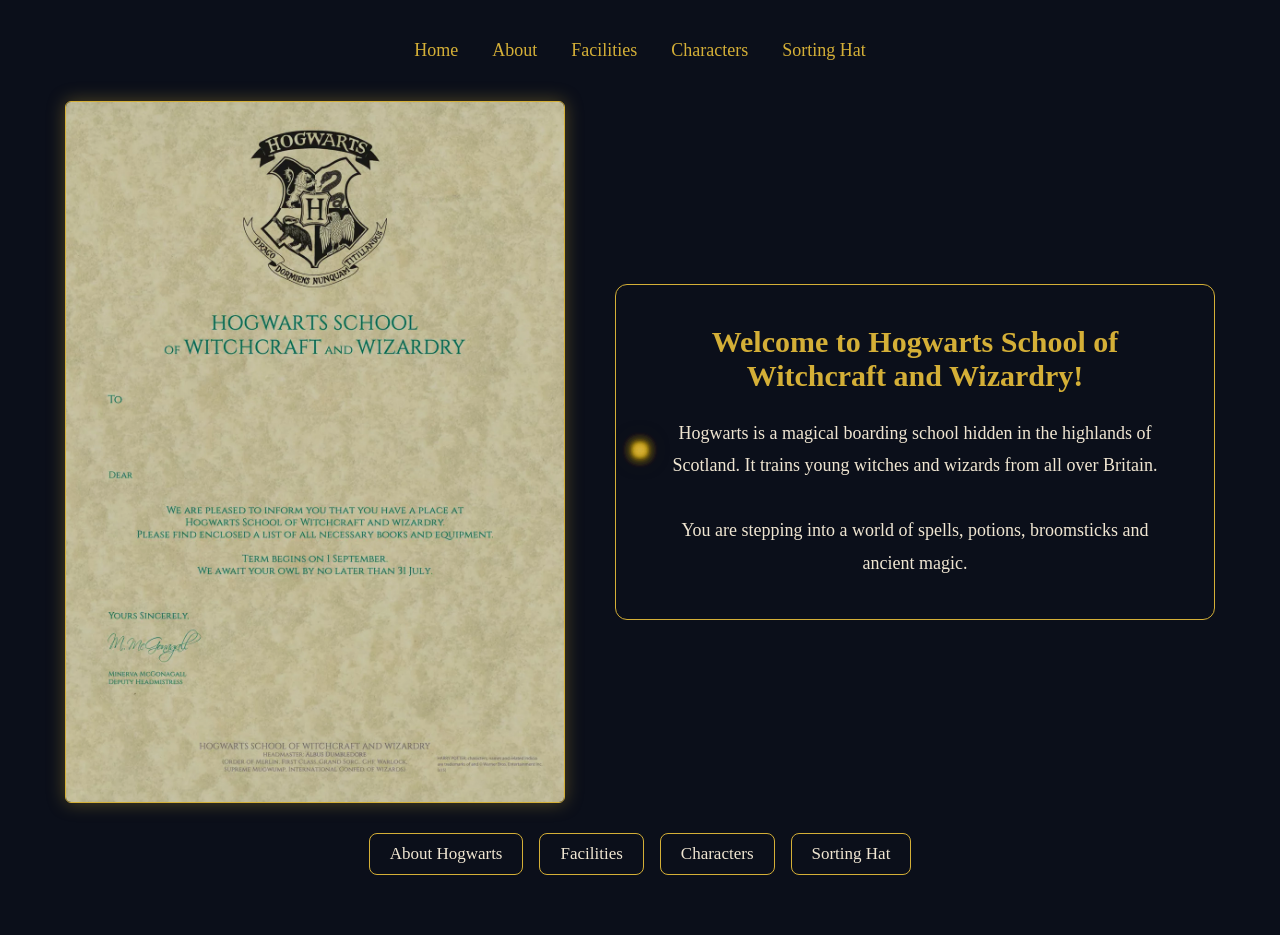
<file: index.html>
<!DOCTYPE html>
<html lang="en">
<head>
    <meta charset="UTF-8">
    <meta name="viewport" content="width=device-width, initial-scale=1.0">
    <title>Hogwarts | Home</title>
    <link rel="icon" type="image/png" href="Image\校徽.png">

    <style>
        *{box-sizing:border-box;margin:0;padding:0;font-family:Georgia,serif}
        body{
            background:#0b0f1a;
            color:#f0e6d2;
            padding:40px;
            overflow-x:hidden;
        }

        nav{margin-bottom:40px;text-align:center}
        nav a{color:#d4af37;text-decoration:none;margin:0 15px;font-size:18px}
        nav a:hover{text-shadow:0 0 8px #d4af37}

        .container{
            display:flex;
            align-items:center;
            justify-content:center;
            gap:50px;
            max-width:1200px;
            margin:0 auto 30px;
        }

        .hero-letter {
            width: 100%;
            max-width: 500px;
            border: 1px solid #d4af37;
            border-radius: 6px;
            box-shadow: 0 0 18px rgba(212, 175, 55, 0.35);
        }

        .content-wrap{
            flex:1;
            max-width:600px;
            text-align:center;
        }

        .card{
            padding:40px;
            border:1px solid #d4af37;
            border-radius:12px;
            transition:0.3s
        }
        .card:hover{box-shadow:0 0 20px #d4af37}
        h1{color:#d4af37;margin-bottom:24px;font-size:30px}
        p{line-height:1.8;font-size:18px}

        .page-links{
            display:flex;
            flex-wrap:wrap;
            gap:16px;
            justify-content:center;
            margin-top:30px;
            padding-bottom:20px;
        }
        .page-links a{
            color:#f0e6d2;
            border:1px solid #d4af37;
            padding:10px 20px;
            border-radius:8px;
            text-decoration:none;
            font-size:17px;
            transition:0.3s;
        }
        .page-links a:hover{
            background:#d4af37;
            color:#0b0f1a;
            box-shadow:0 0 12px #d4af37;
        }

        /* 魔法长光带：由多个光点连接而成 */
        .magic-trail{
            position:fixed;
            top:0;
            left:0;
            width:100%;
            height:100%;
            pointer-events:none;
            z-index:-1;
        }

        .magic-trail span{
            position:absolute;
            width:7px;
            height:7px;
            border-radius:50%;
            background:#d4af37;
            box-shadow:
                0 0 8px #d4af37,
                0 0 16px rgba(212,175,55,0.8),
                0 0 26px rgba(212,175,55,0.5);
            opacity:0;
            transform:translate(-50%,-50%);
            transition:opacity 0.25s ease;
        }

        @media(max-width:900px){
            .container{
                flex-direction:column;
                gap:30px;
            }
            body{
                padding:20px;
            }
        }
    </style>
</head>
<body>


    <!-- 鼠标长光带容器 -->
    <div class="magic-trail" id="magicTrail"></div>

    <!-- 顶部导航栏 -->
    <nav>
        <a href="index.html">Home</a>
        <a href="about.html">About</a>
        <a href="project.html">Facilities</a>
        <a href="quote.html">Characters</a>
        <a href="machine.html">Sorting Hat</a>
    </nav>

    <div class="container">
        <!-- 左侧：录取通知书图片 -->
        <img src="Image\入学通知书.png" alt="Hogwarts Acceptance Letter" class="hero-letter">

        <!-- 右侧：欢迎卡片 -->
        <div class="content-wrap">
            <div class="card">
                <h1>Welcome to Hogwarts School of Witchcraft and Wizardry!</h1>
                <p>Hogwarts is a magical boarding school hidden in the highlands of Scotland. It trains young witches and wizards from all over Britain.
                <br><br>
                You are stepping into a world of spells, potions, broomsticks and ancient magic.
                </p>
            </div>
        </div>
    </div>

    <!-- 四个超链接：位于图片和欢迎框下方中间 -->
    <div class="page-links">
        <a href="about.html">About Hogwarts</a>
        <a href="project.html">Facilities</a>
        <a href="quote.html">Characters</a>
        <a href="machine.html">Sorting Hat</a>
    </div>

<script>
const trail = document.getElementById('magicTrail');
const dots = [];
const trailLength = 30; // 光带长度，数值越大越长

// 预先生成一串光点
for(let i = 0; i < trailLength; i++){
    const span = document.createElement('span');
    trail.appendChild(span);
    dots.push({
        el: span,
        x: window.innerWidth / 2,
        y: window.innerHeight / 2
    });
}

let mouseX = window.innerWidth / 2;
let mouseY = window.innerHeight / 2;

// 记录鼠标位置
window.addEventListener('mousemove', (e) => {
    mouseX = e.clientX;
    mouseY = e.clientY;
});

// 让光点依次跟随，形成长光带
function animateTrail(){
    dots.forEach((dot, index) => {
        let targetX, targetY;

        if(index === 0){
            targetX = mouseX;
            targetY = mouseY;
        }else{
            targetX = dots[index - 1].x;
            targetY = dots[index - 1].y;
        }

        // 缓动跟随，数字越小越顺滑
        dot.x += (targetX - dot.x) * 0.35;
        dot.y += (targetY - dot.y) * 0.35;

        dot.el.style.left = dot.x + 'px';
        dot.el.style.top = dot.y + 'px';

        // 越往后的光点越淡，形成拖尾
        const opacity = 1 - index / trailLength;
        dot.el.style.opacity = opacity;

        // 后面的光点稍微变小
        const scale = 1 - index / trailLength * 0.5;
        dot.el.style.transform = `translate(-50%,-50%) scale(${scale})`;
    });

    requestAnimationFrame(animateTrail);
}

animateTrail();
</script>

</body>
</html>
</file>
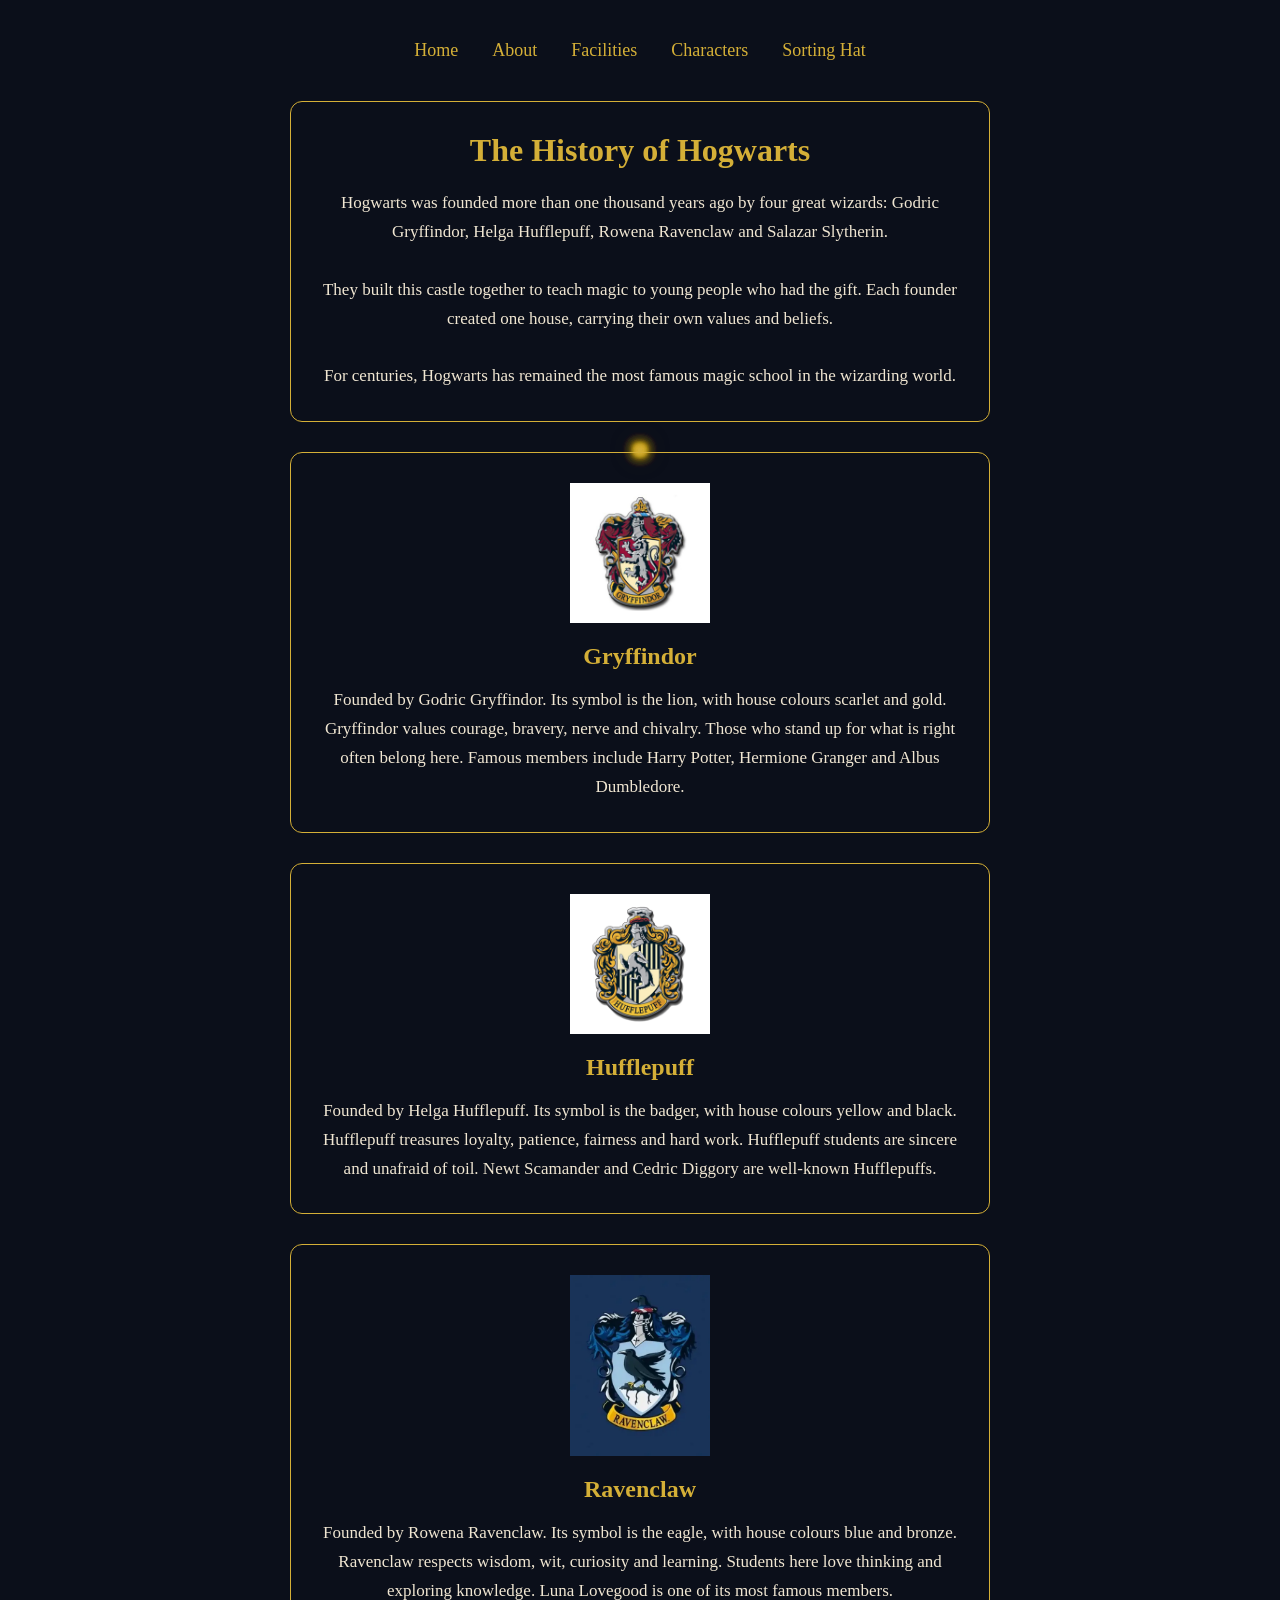
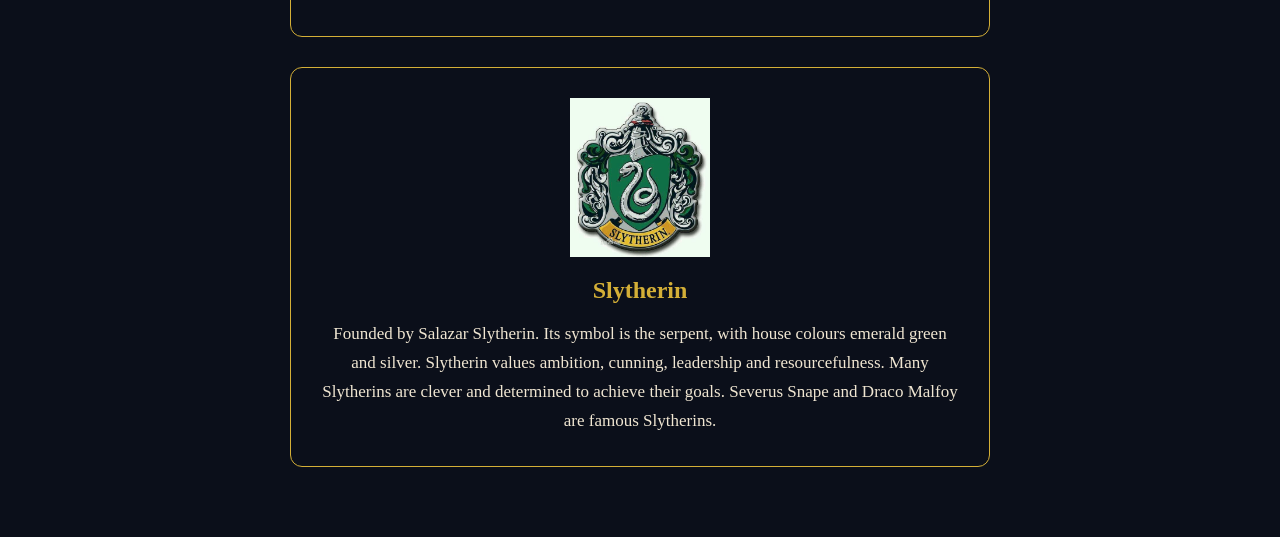
<file: about.html>
<!DOCTYPE html>
<html lang="en">
<head>
    <meta charset="UTF-8">
    <meta name="viewport" content="width=device-width, initial-scale=1.0">
    <title>About Hogwarts</title>
    <style>
        .magic-trail{
    position:fixed;
    top:0;
    left:0;
    width:100%;
    height:100%;
    pointer-events:none;
    z-index:-1;
}
.magic-trail span{
    position:absolute;
    width:7px;
    height:7px;
    border-radius:50%;
    background:#d4af37;
    box-shadow:
        0 0 8px #d4af37,
        0 0 16px rgba(212,175,55,0.8),
        0 0 26px rgba(212,175,55,0.5);
    opacity:0;
    transform:translate(-50%,-50%);
    transition:opacity 0.25s ease;
}

        *{box-sizing:border-box;margin:0;padding:0;font-family:Georgia,serif}
        body{background:#0b0f1a;color:#f0e6d2;text-align:center;padding:40px}
        nav{margin-bottom:40px}
        nav a{color:#d4af37;text-decoration:none;margin:0 15px;font-size:18px}
        nav a:hover{text-shadow:0 0 8px #d4af37}
        .card{max-width:700px;margin:30px auto;padding:30px;border:1px solid #d4af37;border-radius:12px;transition:0.3s}
        .card:hover{box-shadow:0 0 20px #d4af37}
        h1{color:#d4af37;margin-bottom:20px}
        h2{color:#d4af37;margin-bottom:16px;font-size:24px}
        p{line-height:1.7;font-size:17px}
        .house-img{width:140px;margin-bottom:16px}
    </style>
</head>
<body>
    <div class="magic-trail" id="magicTrail"></div>

    <nav>
        <a href="index.html">Home</a>
        <a href="about.html">About</a>
        <a href="project.html">Facilities</a>
        <a href="quote.html">Characters</a>
        <a href="machine.html">Sorting Hat</a>
    </nav>

    <div class="card">
        <h1>The History of Hogwarts</h1>
        <p>Hogwarts was founded more than one thousand years ago by four great wizards: Godric Gryffindor, Helga Hufflepuff, Rowena Ravenclaw and Salazar Slytherin.
        <br><br>
        They built this castle together to teach magic to young people who had the gift. Each founder created one house, carrying their own values and beliefs.
        <br><br>
        For centuries, Hogwarts has remained the most famous magic school in the wizarding world.
        </p>
    </div>

   
    <div class="card">
        <img class="house-img" src="Image\格兰芬多.jpg" alt="Gryffindor Crest">
        <h2>Gryffindor</h2>
        <p>Founded by Godric Gryffindor. Its symbol is the lion, with house colours scarlet and gold. Gryffindor values courage, bravery, nerve and chivalry. Those who stand up for what is right often belong here. Famous members include Harry Potter, Hermione Granger and Albus Dumbledore.</p>
    </div>

    <div class="card">
        <img class="house-img" src="Image\合奇帕奇.jpg" alt="Hufflepuff Crest">
        <h2>Hufflepuff</h2>
        <p>Founded by Helga Hufflepuff. Its symbol is the badger, with house colours yellow and black. Hufflepuff treasures loyalty, patience, fairness and hard work. Hufflepuff students are sincere and unafraid of toil. Newt Scamander and Cedric Diggory are well-known Hufflepuffs.</p>
    </div>

    <div class="card">
        <img class="house-img" src="Image\拉文克劳.webp" alt="Ravenclaw Crest">
        <h2>Ravenclaw</h2>
        <p>Founded by Rowena Ravenclaw. Its symbol is the eagle, with house colours blue and bronze. Ravenclaw respects wisdom, wit, curiosity and learning. Students here love thinking and exploring knowledge. Luna Lovegood is one of its most famous members.</p>
    </div>

    <div class="card">
        <img class="house-img" src="Image\斯莱特林.jpeg" alt="Slytherin Crest">
        <h2>Slytherin</h2>
        <p>Founded by Salazar Slytherin. Its symbol is the serpent, with house colours emerald green and silver. Slytherin values ambition, cunning, leadership and resourcefulness. Many Slytherins are clever and determined to achieve their goals. Severus Snape and Draco Malfoy are famous Slytherins.</p>
    </div>

    <!-- 四大学院介绍结束 -->
     <script src="trail.js"></script>


</body>
</html>
</file>
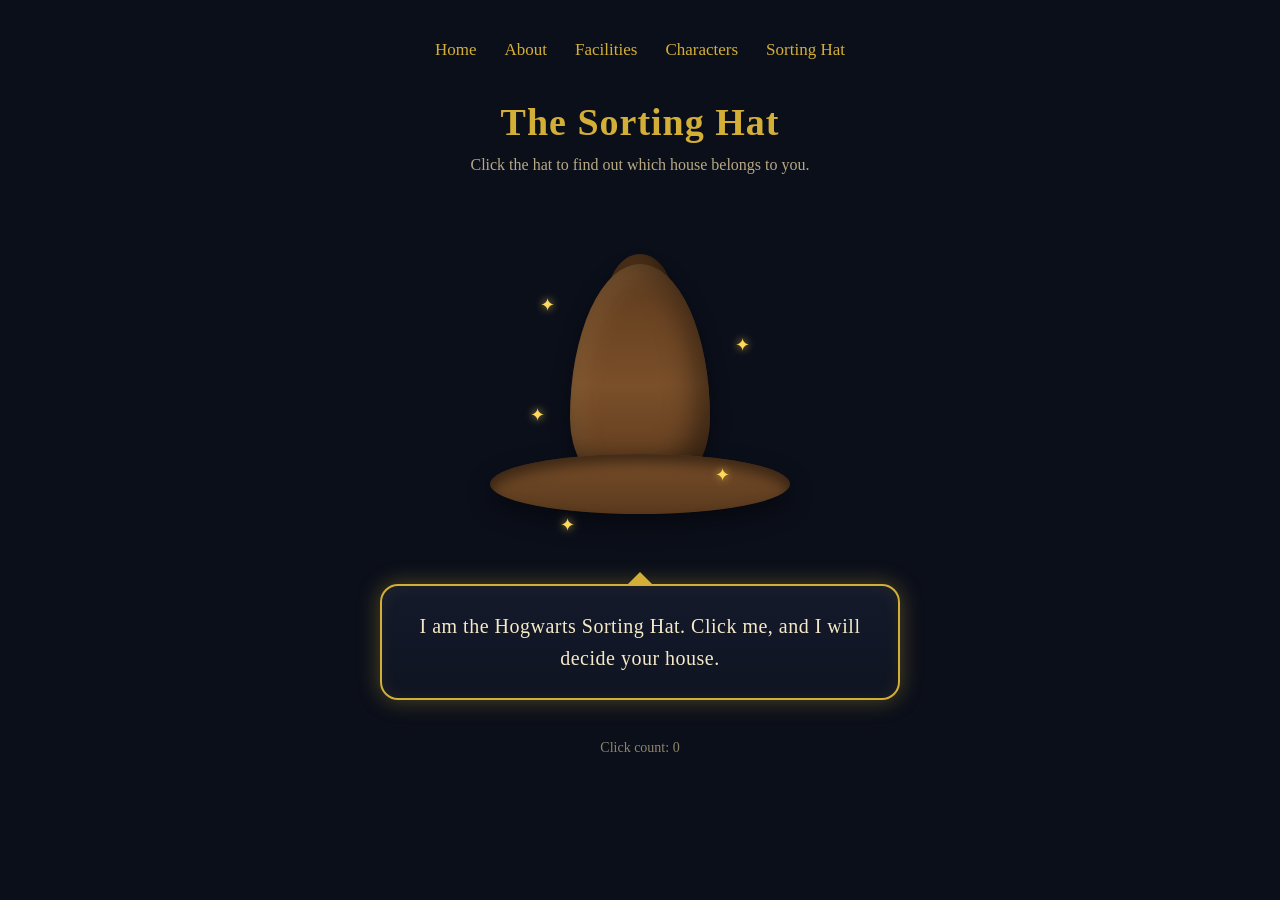
<file: machine.html>
<!DOCTYPE html>
<html lang="en">
<head>
<meta charset="UTF-8" />
<meta name="viewport" content="width=device-width, initial-scale=1.0" />
<title>Sorting Hat | Hogwarts</title>
<style>
    .magic-trail{
    position:fixed;
    top:0;
    left:0;
    width:100%;
    height:100%;
    pointer-events:none;
    z-index:-1;
}
.magic-trail span{
    position:absolute;
    width:7px;
    height:7px;
    border-radius:50%;
    background:#d4af37;
    box-shadow:
        0 0 8px #d4af37,
        0 0 16px rgba(212,175,55,0.8),
        0 0 26px rgba(212,175,55,0.5);
    opacity:0;
    transform:translate(-50%,-50%);
    transition:opacity 0.25s ease;
}

    * {
        box-sizing: border-box;
        margin: 0;
        padding: 0;
        font-family: Georgia, serif;
    }

    body {
        background: #0b0f1a;
        color: #f0e6d2;
        padding: 40px 20px;
        min-height: 100vh;
    }

    nav {
        text-align: center;
        margin-bottom: 40px;
    }

    nav a {
        color: #d4af37;
        text-decoration: none;
        margin: 0 12px;
        font-size: 17px;
    }

    nav a:hover {
        text-shadow: 0 0 8px #d4af37;
    }

    h1 {
        color: #d4af37;
        text-align: center;
        margin-bottom: 12px;
        font-size: 38px;
        letter-spacing: 1px;
    }

    .subtitle {
        text-align: center;
        color: #b8a984;
        margin-bottom: 40px;
        font-size: 16px;
    }

    .hat-section {
        display: flex;
        flex-direction: column;
        align-items: center;
        justify-content: center;
        gap: 30px;
    }

    /* 帽子容器 */
    .hat-container {
        position: relative;
        width: 300px;
        height: 340px;
        cursor: pointer;
        display: flex;
        align-items: flex-end;
        justify-content: center;
        transition: transform 0.2s ease;
    }

    .hat-container:hover {
        transform: scale(1.03);
    }

    /* 常态轻微晃动 */
    @keyframes idleSway {
        0%, 100% { transform: rotate(-2deg); }
        50% { transform: rotate(2deg); }
    }

    /* 点击抖动 */
    @keyframes clickShake {
        0%, 100% { transform: translateX(0) rotate(0); }
        20% { transform: translateX(-8px) rotate(-4deg); }
        40% { transform: translateX(8px) rotate(4deg); }
        60% { transform: translateX(-6px) rotate(-3deg); }
        80% { transform: translateX(6px) rotate(3deg); }
    }

    .hat-idle {
        animation: idleSway 2.6s ease-in-out infinite;
        transform-origin: bottom center;
    }

    .hat-shake {
        animation: clickShake 0.6s ease-in-out;
        transform-origin: bottom center;
    }

    /* 朴素巫师帽：2D插画，无表情 */
    .wizard-hat {
        position: relative;
        width: 240px;
        height: 300px;
    }

    /* 帽身 */
    .hat-cone {
        position: absolute;
        bottom: 70px;
        left: 50%;
        transform: translateX(-50%);
        width: 140px;
        height: 220px;
        background: linear-gradient(180deg,
            #5a3a1e 0%,
            #6b4423 25%,
            #7a4f2a 55%,
            #6b4423 80%,
            #5a3a1e 100%);
        border-radius: 50% 50% 30% 30% / 70% 70% 30% 30%;
        box-shadow:
            inset -12px -14px 30px rgba(0, 0, 0, 0.5),
            inset 10px 8px 24px rgba(255, 210, 150, 0.12),
            0 8px 20px rgba(0, 0, 0, 0.45);
    }

    /* 帽子尖顶 */
    .hat-tip {
        position: absolute;
        top: 0;
        left: 50%;
        transform: translateX(-50%);
        width: 70px;
        height: 90px;
        background: linear-gradient(180deg, #4a2f18 0%, #5a3a1e 100%);
        border-radius: 50% 50% 20% 20% / 60% 60% 20% 20%;
        box-shadow:
            inset -6px -8px 16px rgba(0, 0, 0, 0.5),
            0 4px 10px rgba(0, 0, 0, 0.4);
    }

    /* 帽檐 */
    .hat-brim {
    position: absolute;
    bottom: 40px;
    left: 50%;
    transform: translateX(-50%);
    width: 300px;
    height: 60px;
    background: linear-gradient(180deg, #7a4f2a 0%, #5a3a1e 100%);
    border-radius: 50%;
    box-shadow:
        inset 0 8px 14px rgba(0, 0, 0, 0.5),
        0 10px 24px rgba(0, 0, 0, 0.45);
}


    /* 星星装饰 */
    .star {
        position: absolute;
        color: #ffd95a;
        font-size: 18px;
        text-shadow: 0 0 8px rgba(255, 217, 90, 0.8);
        animation: twinkle 1.4s ease-in-out infinite;
    }

    .star.s1 { top: 40px; left: 20px; animation-delay: 0s; }
    .star.s2 { top: 80px; right: 10px; animation-delay: 0.3s; }
    .star.s3 { top: 150px; left: 10px; animation-delay: 0.6s; }
    .star.s4 { top: 210px; right: 30px; animation-delay: 0.9s; }
    .star.s5 { top: 260px; left: 40px; animation-delay: 0.2s; }

    @keyframes twinkle {
        0%, 100% { opacity: 0.3; transform: scale(0.85); }
        50% { opacity: 1; transform: scale(1.15); }
    }

    /* 对话框 */
    .speech-bubble {
        max-width: 520px;
        min-height: 90px;
        padding: 24px 28px;
        background: linear-gradient(180deg, #141a2b 0%, #0f1422 100%);
        border: 2px solid #d4af37;
        border-radius: 18px;
        box-shadow:
            0 0 22px rgba(212, 175, 55, 0.35),
            inset 0 0 18px rgba(212, 175, 55, 0.08);
        text-align: center;
        position: relative;
    }

    .speech-bubble::before {
        content: "";
        position: absolute;
        top: -14px;
        left: 50%;
        transform: translateX(-50%);
        border-left: 14px solid transparent;
        border-right: 14px solid transparent;
        border-bottom: 14px solid #d4af37;
    }

    .speech-bubble p {
        font-size: 20px;
        line-height: 1.6;
        color: #f5e9c8;
        letter-spacing: 0.5px;
    }

    .house-name {
        color: #d4af37;
        font-size: 28px;
        font-weight: bold;
        text-shadow: 0 0 10px rgba(212, 175, 55, 0.6);
    }

    .tip {
        text-align: center;
        color: #8f846b;
        font-size: 14px;
        margin-top: 10px;
    }
</style>
</head>

<body>
    <div class="magic-trail" id="magicTrail"></div>

    <nav>
        <a href="index.html">Home</a>
        <a href="about.html">About</a>
        <a href="project.html">Facilities</a>
        <a href="quote.html">Characters</a>
        <a href="machine.html">Sorting Hat</a>
    </nav>

    <h1>The Sorting Hat</h1>
    <p class="subtitle">Click the hat to find out which house belongs to you.</p>

    <div class="hat-section">
        <div class="hat-container hat-idle" id="hatContainer">
            <div class="wizard-hat">
                <div class="hat-tip"></div>
                <div class="hat-cone"></div>
                <div class="hat-brim"></div>

                <!-- 闪烁星星 -->
                <span class="star s1">✦</span>
                <span class="star s2">✦</span>
                <span class="star s3">✦</span>
                <span class="star s4">✦</span>
                <span class="star s5">✦</span>
            </div>
        </div>

        <div class="speech-bubble">
            <p id="hatMessage">I am the Hogwarts Sorting Hat. Click me, and I will decide your house.</p>
        </div>

        <p class="tip">Click count: <span id="clickCount">0</span></p>
    </div>

    <script>
        const hatContainer = document.getElementById('hatContainer');
        const hatMessage = document.getElementById('hatMessage');
        const clickCountEl = document.getElementById('clickCount');

        const houses = [
            "Gryffindor",
            "Hufflepuff",
            "Ravenclaw",
            "Slytherin"
        ];

        const houseDescriptions = {
            Gryffindor: "Courage, bravery, and determination belong to Gryffindor.",
            Hufflepuff: "Loyalty, patience, and hard work belong to Hufflepuff.",
            Ravenclaw: "Wisdom, creativity, and a love of learning belong to Ravenclaw.",
            Slytherin: "Ambition, cunning, and resourcefulness belong to Slytherin."
        };

        let clickCount = 0;
        let sorted = false;
        let isAnimating = false;

        hatContainer.addEventListener('click', () => {
            if (isAnimating) return;

            clickCount++;
            clickCountEl.textContent = clickCount;

            hatContainer.classList.remove('hat-idle');
            hatContainer.classList.add('hat-shake');
            isAnimating = true;

            setTimeout(() => {
                hatContainer.classList.remove('hat-shake');
                hatContainer.classList.add('hat-idle');
                isAnimating = false;
            }, 600);

            if (clickCount === 1 && !sorted) {
                const randomHouse = houses[Math.floor(Math.random() * houses.length)];
                hatMessage.innerHTML =
                    "Hmm... I think I see it clearly now.<br>" +
                    "You belong to <span class='house-name'>" + randomHouse + "</span>.<br>" +
                    "<span style='font-size:17px;color:#d4c89a'>" + houseDescriptions[randomHouse] + "</span>";
                sorted = true;
            } else if (clickCount >= 10) {
                hatMessage.textContent = "Stop hitting this poor hat!";
            } else if (sorted) {
                hatMessage.textContent = "You have already been sorted into <span class='house-name'>" + randomHouse + "</span>.<br>" +
                    "<span style='font-size:17px;color:#d4c89a'>" + houseDescriptions[randomHouse] + "</spa"
            } else {
                hatMessage.textContent = "The hat is thinking... Try again.";
            }
        });
    </script>
    <script src="trail.js"></script>

</body>
</html>
</file>
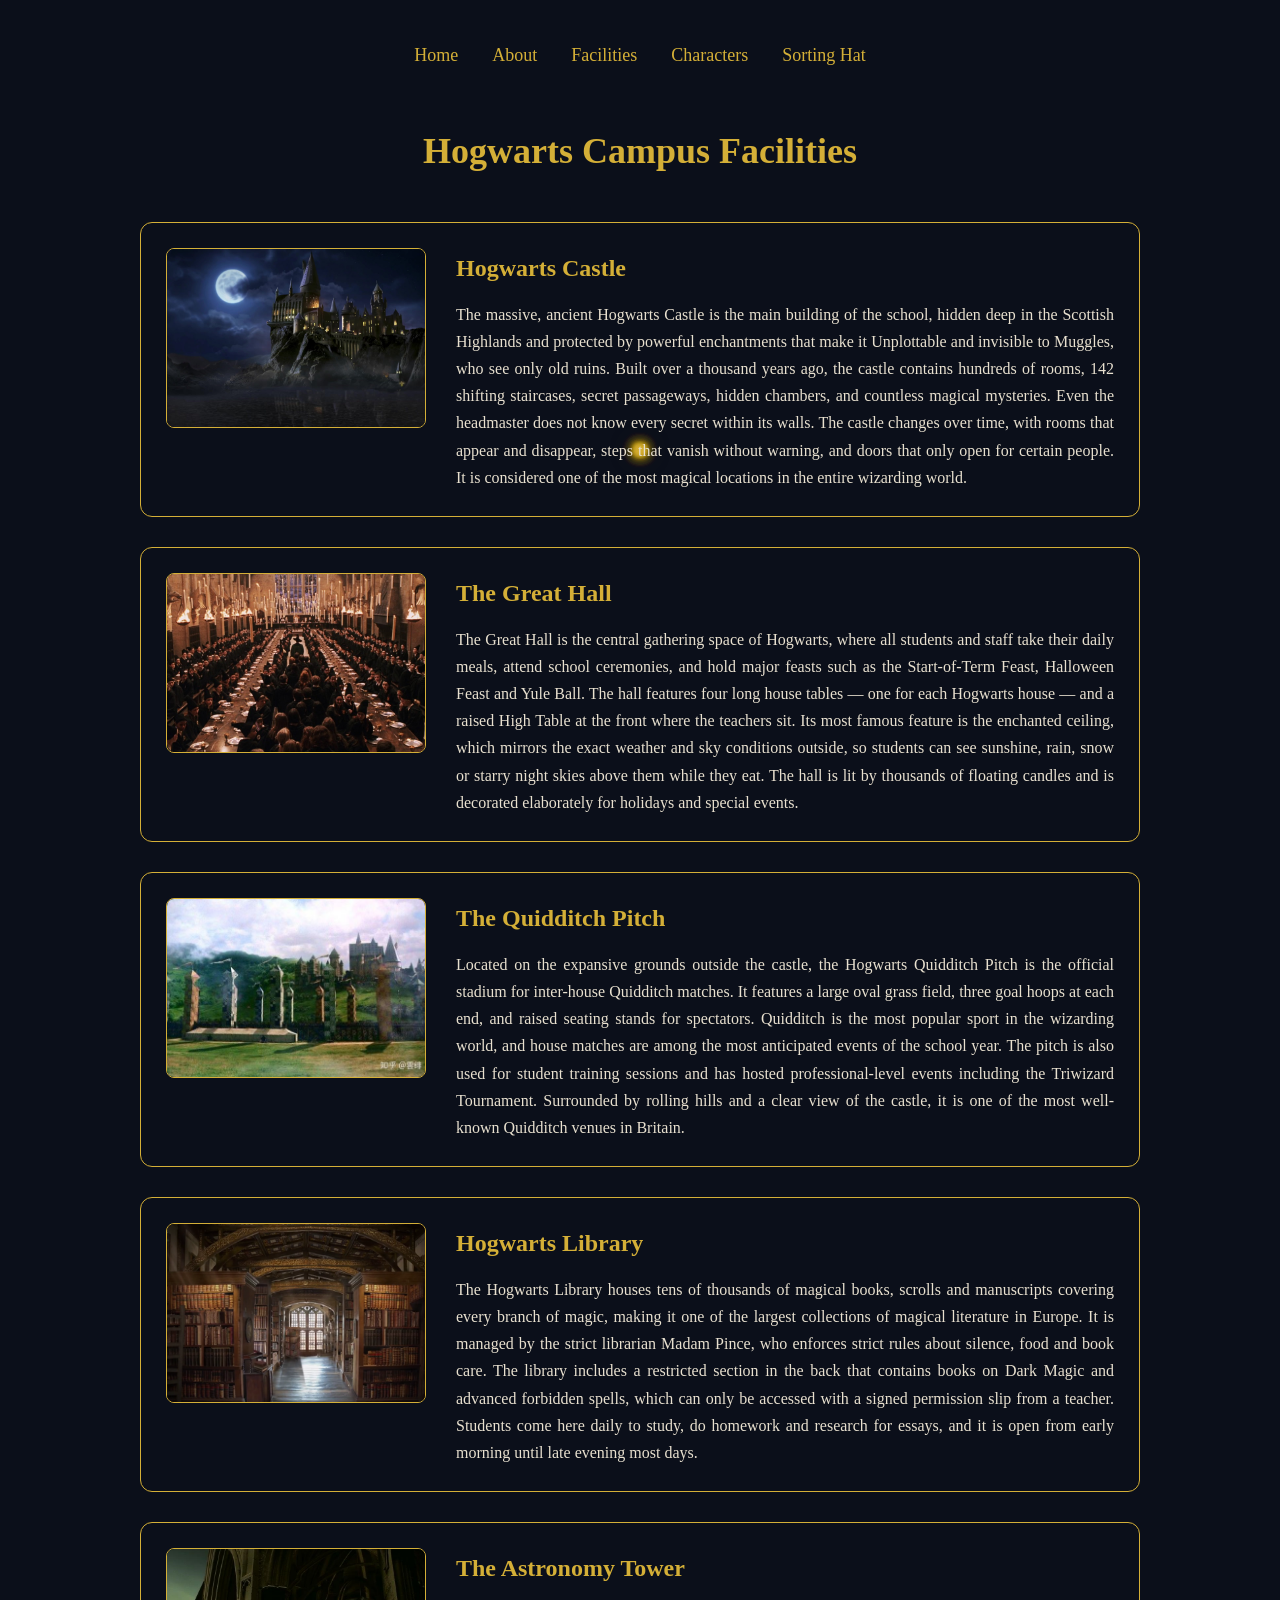
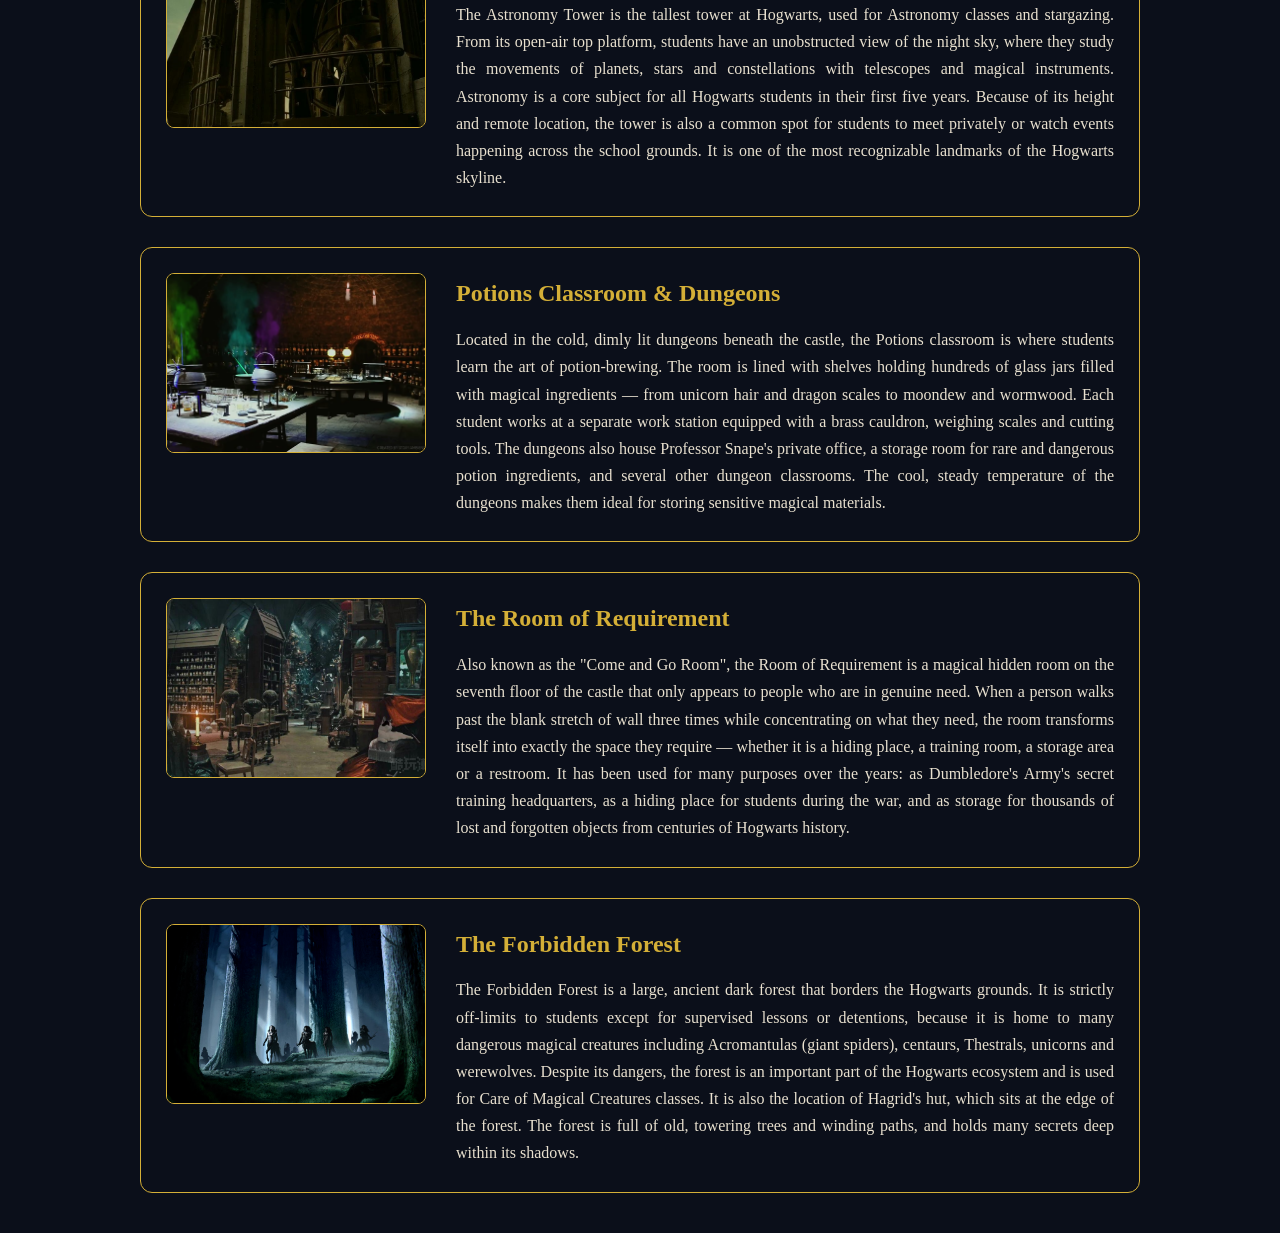
<file: project.html>
<!DOCTYPE html>
<html lang="en">
<head>
    <meta charset="UTF-8">
    <meta name="viewport" content="width=device-width, initial-scale=1.0">
    <title>School Facilities | Hogwarts</title>
    <style>
        .magic-trail{
    position:fixed;
    top:0;
    left:0;
    width:100%;
    height:100%;
    pointer-events:none;
    z-index:-1;
}
.magic-trail span{
    position:absolute;
    width:7px;
    height:7px;
    border-radius:50%;
    background:#d4af37;
    box-shadow:
        0 0 8px #d4af37,
        0 0 16px rgba(212,175,55,0.8),
        0 0 26px rgba(212,175,55,0.5);
    opacity:0;
    transform:translate(-50%,-50%);
    transition:opacity 0.25s ease;
}

        *{box-sizing:border-box;margin:0;padding:0;font-family:Georgia, serif}
        body{background:#0b0f1a;color:#f0e6d2;padding:40px 20px;line-height:1.7}
        nav{text-align:center;margin-bottom:50px}
        nav a{color:#d4af37;text-decoration:none;margin:0 15px;font-size:18px}
        nav a:hover{text-shadow:0 0 8px #d4af37}
        h1{color:#d4af37;text-align:center;margin-bottom:40px;font-size:36px}
        .facility-list{max-width:1000px;margin:0 auto;display:flex;flex-direction:column;gap:30px}
        .facility-card{display:flex;align-items:flex-start;gap:30px;padding:25px;border:1px solid #d4af37;border-radius:12px;transition:0.3s ease}
        .facility-card:hover{box-shadow:0 0 25px rgba(212,175,55,0.6)}
        .facility-img{width:260px;height:180px;object-fit:cover;border-radius:8px;flex-shrink:0;border:1px solid #d4af37}
        .facility-info{flex:1}
        .facility-info h3{color:#d4af37;font-size:24px;margin-bottom:12px}
        .facility-info p{font-size:16px;color:#e8e0cf;text-align:justify}
    </style>
</head>
<body>
    <div class="magic-trail" id="magicTrail"></div>

    <nav>
        <a href="index.html">Home</a>
        <a href="about.html">About</a>
        <a href="project.html">Facilities</a>
        <a href="quote.html">Characters</a>
        <a href="machine.html">Sorting Hat</a>
    </nav>

    <h1>Hogwarts Campus Facilities</h1>

    <div class="facility-list">
        <!-- Hogwarts Castle -->
        <div class="facility-card">
            <img src="Image\城堡.jpeg" alt="Hogwarts Castle" class="facility-img">
            <div class="facility-info">
                <h3>Hogwarts Castle</h3>
                <p>The massive, ancient Hogwarts Castle is the main building of the school, hidden deep in the Scottish Highlands and protected by powerful enchantments that make it Unplottable and invisible to Muggles, who see only old ruins. Built over a thousand years ago, the castle contains hundreds of rooms, 142 shifting staircases, secret passageways, hidden chambers, and countless magical mysteries. Even the headmaster does not know every secret within its walls. The castle changes over time, with rooms that appear and disappear, steps that vanish without warning, and doors that only open for certain people. It is considered one of the most magical locations in the entire wizarding world.</p>
            </div>
        </div>

        <!-- The Great Hall -->
        <div class="facility-card">
            <img src="Image\礼堂.jpg" alt="The Great Hall" class="facility-img">
            <div class="facility-info">
                <h3>The Great Hall</h3>
                <p>The Great Hall is the central gathering space of Hogwarts, where all students and staff take their daily meals, attend school ceremonies, and hold major feasts such as the Start-of-Term Feast, Halloween Feast and Yule Ball. The hall features four long house tables — one for each Hogwarts house — and a raised High Table at the front where the teachers sit. Its most famous feature is the enchanted ceiling, which mirrors the exact weather and sky conditions outside, so students can see sunshine, rain, snow or starry night skies above them while they eat. The hall is lit by thousands of floating candles and is decorated elaborately for holidays and special events.</p>
            </div>
        </div>

        <!-- Quidditch Pitch -->
        <div class="facility-card">
            <img src="Image\魁地奇.jpg" alt="Quidditch Pitch" class="facility-img">
            <div class="facility-info">
                <h3>The Quidditch Pitch</h3>
                <p>Located on the expansive grounds outside the castle, the Hogwarts Quidditch Pitch is the official stadium for inter-house Quidditch matches. It features a large oval grass field, three goal hoops at each end, and raised seating stands for spectators. Quidditch is the most popular sport in the wizarding world, and house matches are among the most anticipated events of the school year. The pitch is also used for student training sessions and has hosted professional-level events including the Triwizard Tournament. Surrounded by rolling hills and a clear view of the castle, it is one of the most well-known Quidditch venues in Britain.</p>
            </div>
        </div>

        <!-- Hogwarts Library -->
        <div class="facility-card">
            <img src="Image\图书馆.png" alt="Hogwarts Library" class="facility-img">
            <div class="facility-info">
                <h3>Hogwarts Library</h3>
                <p>The Hogwarts Library houses tens of thousands of magical books, scrolls and manuscripts covering every branch of magic, making it one of the largest collections of magical literature in Europe. It is managed by the strict librarian Madam Pince, who enforces strict rules about silence, food and book care. The library includes a restricted section in the back that contains books on Dark Magic and advanced forbidden spells, which can only be accessed with a signed permission slip from a teacher. Students come here daily to study, do homework and research for essays, and it is open from early morning until late evening most days.</p>
            </div>
        </div>

        <!-- Astronomy Tower -->
        <div class="facility-card">
            <img src="Image\天文塔.png" alt="Astronomy Tower" class="facility-img">
            <div class="facility-info">
                <h3>The Astronomy Tower</h3>
                <p>The Astronomy Tower is the tallest tower at Hogwarts, used for Astronomy classes and stargazing. From its open-air top platform, students have an unobstructed view of the night sky, where they study the movements of planets, stars and constellations with telescopes and magical instruments. Astronomy is a core subject for all Hogwarts students in their first five years. Because of its height and remote location, the tower is also a common spot for students to meet privately or watch events happening across the school grounds. It is one of the most recognizable landmarks of the Hogwarts skyline.</p>
            </div>
        </div>

        <!-- Potions Classroom -->
        <div class="facility-card">
            <img src="Image\魔药教室.png" alt="Potions Classroom" class="facility-img">
            <div class="facility-info">
                <h3>Potions Classroom & Dungeons</h3>
                <p>Located in the cold, dimly lit dungeons beneath the castle, the Potions classroom is where students learn the art of potion-brewing. The room is lined with shelves holding hundreds of glass jars filled with magical ingredients — from unicorn hair and dragon scales to moondew and wormwood. Each student works at a separate work station equipped with a brass cauldron, weighing scales and cutting tools. The dungeons also house Professor Snape's private office, a storage room for rare and dangerous potion ingredients, and several other dungeon classrooms. The cool, steady temperature of the dungeons makes them ideal for storing sensitive magical materials.</p>
            </div>
        </div>

        <!-- Room of Requirement -->
        <div class="facility-card">
            <img src="Image\有求必应.jpeg" alt="Room of Requirement" class="facility-img">
            <div class="facility-info">
                <h3>The Room of Requirement</h3>
                <p>Also known as the "Come and Go Room", the Room of Requirement is a magical hidden room on the seventh floor of the castle that only appears to people who are in genuine need. When a person walks past the blank stretch of wall three times while concentrating on what they need, the room transforms itself into exactly the space they require — whether it is a hiding place, a training room, a storage area or a restroom. It has been used for many purposes over the years: as Dumbledore's Army's secret training headquarters, as a hiding place for students during the war, and as storage for thousands of lost and forgotten objects from centuries of Hogwarts history.</p>
            </div>
        </div>

        <!-- Forbidden Forest -->
        <div class="facility-card">
            <img src="Image\禁林.png" alt="Forbidden Forest" class="facility-img">
            <div class="facility-info">
                <h3>The Forbidden Forest</h3>
                <p>The Forbidden Forest is a large, ancient dark forest that borders the Hogwarts grounds. It is strictly off-limits to students except for supervised lessons or detentions, because it is home to many dangerous magical creatures including Acromantulas (giant spiders), centaurs, Thestrals, unicorns and werewolves. Despite its dangers, the forest is an important part of the Hogwarts ecosystem and is used for Care of Magical Creatures classes. It is also the location of Hagrid's hut, which sits at the edge of the forest. The forest is full of old, towering trees and winding paths, and holds many secrets deep within its shadows.</p>
            </div>
        </div>
    </div>
    <script src="trail.js"></script>

</body>
</html>
</file>
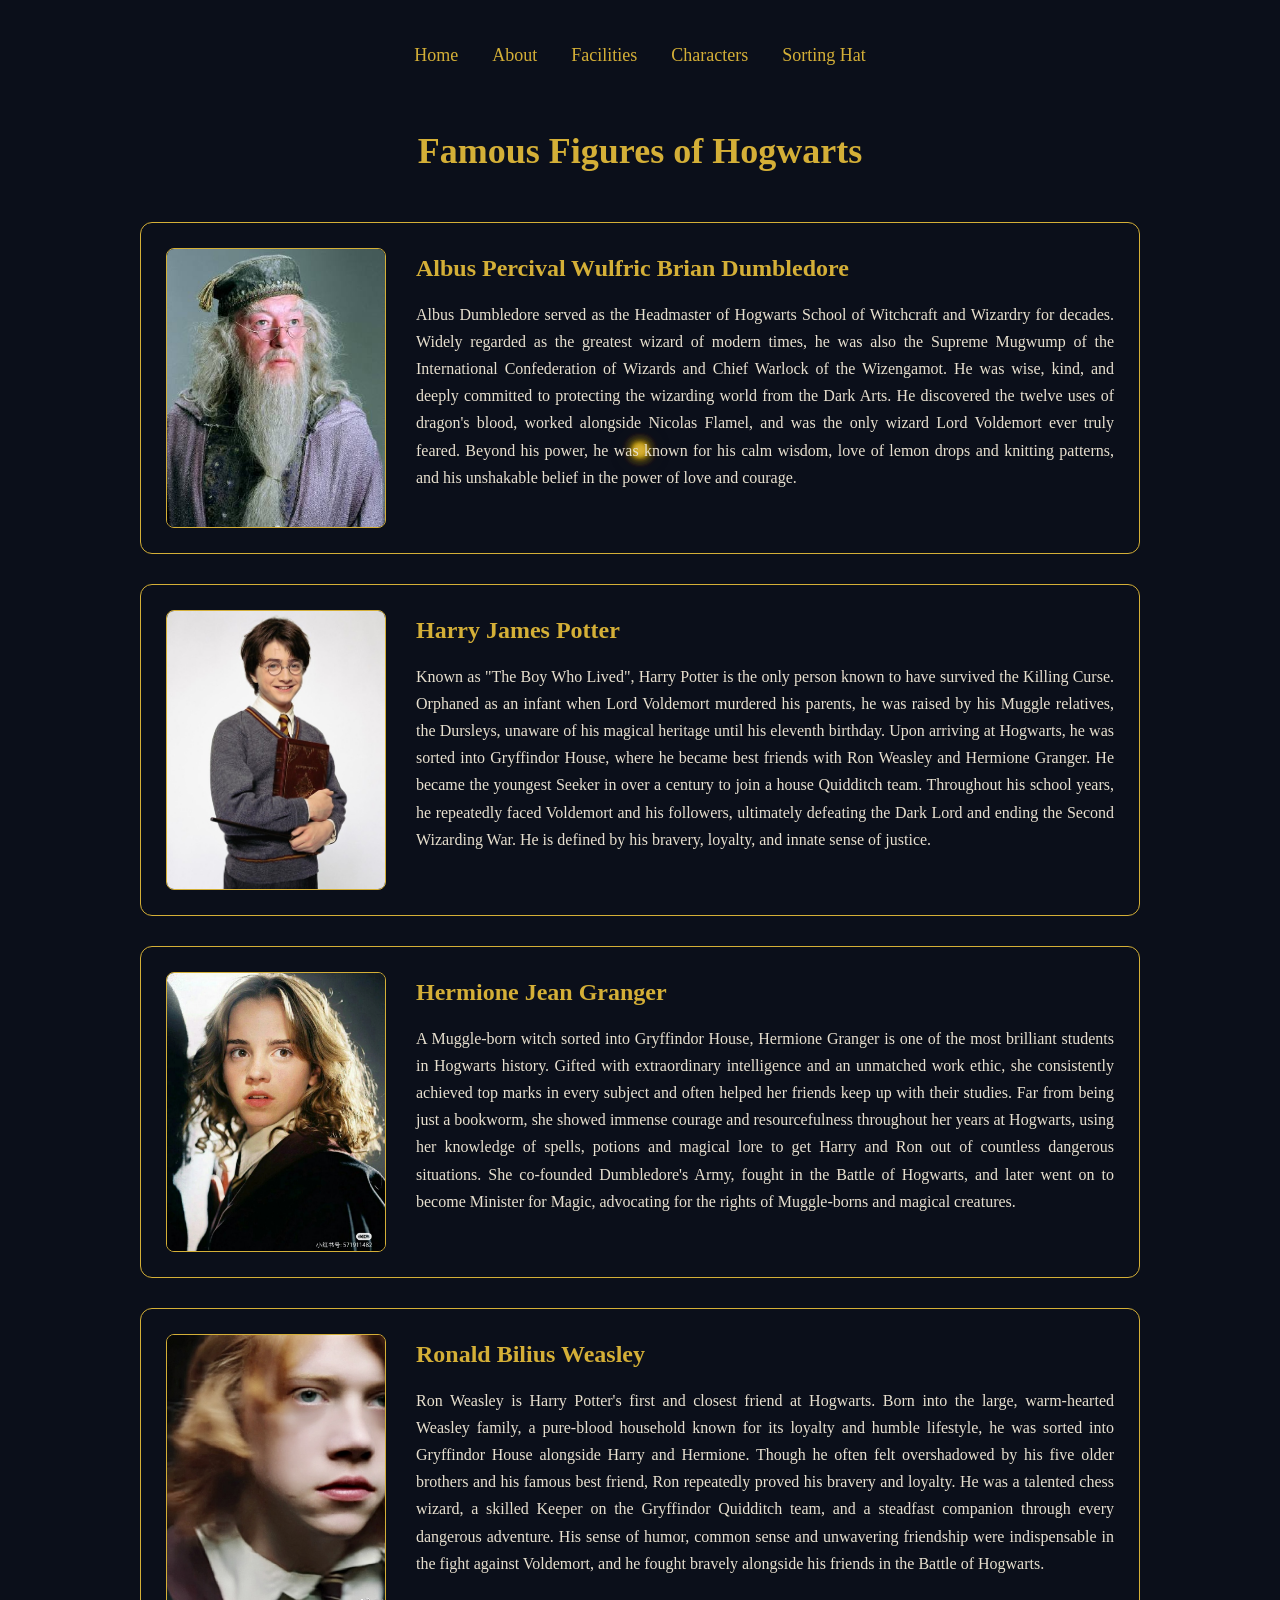
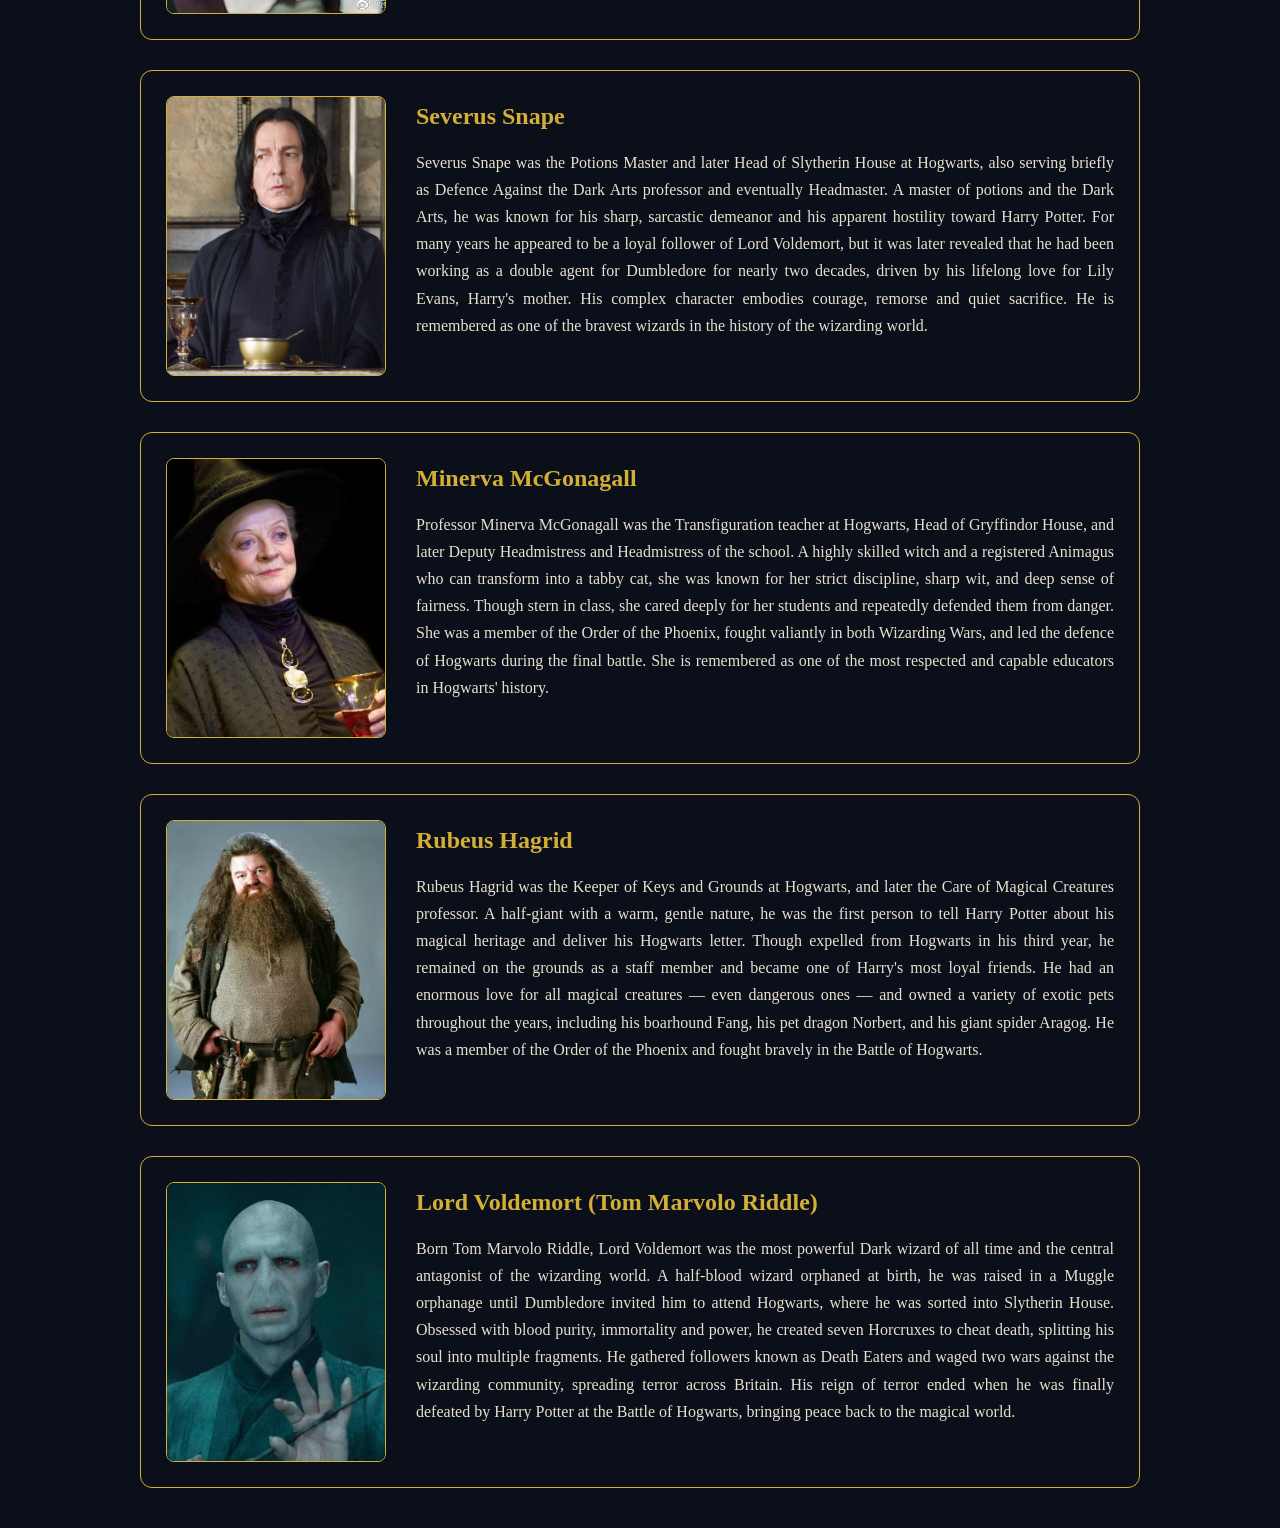
<file: quote.html>
<!DOCTYPE html>
<html lang="en">
<head>
    <meta charset="UTF-8">
    <meta name="viewport" content="width=device-width, initial-scale=1.0">
    <title>Famous Characters | Hogwarts</title>
    <style>
        .magic-trail{
    position:fixed;
    top:0;
    left:0;
    width:100%;
    height:100%;
    pointer-events:none;
    z-index:-1;
}
.magic-trail span{
    position:absolute;
    width:7px;
    height:7px;
    border-radius:50%;
    background:#d4af37;
    box-shadow:
        0 0 8px #d4af37,
        0 0 16px rgba(212,175,55,0.8),
        0 0 26px rgba(212,175,55,0.5);
    opacity:0;
    transform:translate(-50%,-50%);
    transition:opacity 0.25s ease;
}

        *{box-sizing:border-box;margin:0;padding:0;font-family:Georgia, serif}
        body{background:#0b0f1a;color:#f0e6d2;padding:40px 20px;line-height:1.7}
        nav{text-align:center;margin-bottom:50px}
        nav a{color:#d4af37;text-decoration:none;margin:0 15px;font-size:18px}
        nav a:hover{text-shadow:0 0 8px #d4af37}
        h1{color:#d4af37;text-align:center;margin-bottom:40px;font-size:36px}
        .character-list{max-width:1000px;margin:0 auto;display:flex;flex-direction:column;gap:30px}
        .character-card{display:flex;align-items:flex-start;gap:30px;padding:25px;border:1px solid #d4af37;border-radius:12px;transition:0.3s ease}
        .character-card:hover{box-shadow:0 0 25px rgba(212,175,55,0.6)}
        .char-img{width:220px;height:280px;object-fit:cover;border-radius:8px;flex-shrink:0;border:1px solid #d4af37}
        .char-info{flex:1}
        .char-info h3{color:#d4af37;font-size:24px;margin-bottom:12px}
        .char-info p{font-size:16px;color:#e8e0cf;text-align:justify}
    </style>
</head>
<body>
    <div class="magic-trail" id="magicTrail"></div>

    <nav>
        <a href="index.html">Home</a>
        <a href="about.html">About</a>
        <a href="project.html">Facilities</a>
        <a href="quote.html">Characters</a>
        <a href="machine.html">Sorting Hat</a>
    </nav>

    <h1>Famous Figures of Hogwarts</h1>

    <div class="character-list">
        <!-- Albus Dumbledore -->
        <div class="character-card">
            <img src="Image\邓不利福多.jpeg" alt="Albus Dumbledore" class="char-img">
            <div class="char-info">
                <h3>Albus Percival Wulfric Brian Dumbledore</h3>
                <p>Albus Dumbledore served as the Headmaster of Hogwarts School of Witchcraft and Wizardry for decades. Widely regarded as the greatest wizard of modern times, he was also the Supreme Mugwump of the International Confederation of Wizards and Chief Warlock of the Wizengamot. He was wise, kind, and deeply committed to protecting the wizarding world from the Dark Arts. He discovered the twelve uses of dragon's blood, worked alongside Nicolas Flamel, and was the only wizard Lord Voldemort ever truly feared. Beyond his power, he was known for his calm wisdom, love of lemon drops and knitting patterns, and his unshakable belief in the power of love and courage.</p>
            </div>
        </div>

        <!-- Harry Potter -->
        <div class="character-card">
            <img src="Image\哈利波特.jpg" alt="Harry Potter" class="char-img">
            <div class="char-info">
                <h3>Harry James Potter</h3>
                <p>Known as "The Boy Who Lived", Harry Potter is the only person known to have survived the Killing Curse. Orphaned as an infant when Lord Voldemort murdered his parents, he was raised by his Muggle relatives, the Dursleys, unaware of his magical heritage until his eleventh birthday. Upon arriving at Hogwarts, he was sorted into Gryffindor House, where he became best friends with Ron Weasley and Hermione Granger. He became the youngest Seeker in over a century to join a house Quidditch team. Throughout his school years, he repeatedly faced Voldemort and his followers, ultimately defeating the Dark Lord and ending the Second Wizarding War. He is defined by his bravery, loyalty, and innate sense of justice.</p>
            </div>
        </div>

        <!-- Hermione Granger -->
        <div class="character-card">
            <img src="Image\赫敏.jpg" alt="Hermione Granger" class="char-img">
            <div class="char-info">
                <h3>Hermione Jean Granger</h3>
                <p>A Muggle-born witch sorted into Gryffindor House, Hermione Granger is one of the most brilliant students in Hogwarts history. Gifted with extraordinary intelligence and an unmatched work ethic, she consistently achieved top marks in every subject and often helped her friends keep up with their studies. Far from being just a bookworm, she showed immense courage and resourcefulness throughout her years at Hogwarts, using her knowledge of spells, potions and magical lore to get Harry and Ron out of countless dangerous situations. She co-founded Dumbledore's Army, fought in the Battle of Hogwarts, and later went on to become Minister for Magic, advocating for the rights of Muggle-borns and magical creatures.</p>
            </div>
        </div>

        <!-- Ron Weasley -->
        <div class="character-card">
            <img src="Image\罗恩.jpeg" alt="Ron Weasley" class="char-img">
            <div class="char-info">
                <h3>Ronald Bilius Weasley</h3>
                <p>Ron Weasley is Harry Potter's first and closest friend at Hogwarts. Born into the large, warm-hearted Weasley family, a pure-blood household known for its loyalty and humble lifestyle, he was sorted into Gryffindor House alongside Harry and Hermione. Though he often felt overshadowed by his five older brothers and his famous best friend, Ron repeatedly proved his bravery and loyalty. He was a talented chess wizard, a skilled Keeper on the Gryffindor Quidditch team, and a steadfast companion through every dangerous adventure. His sense of humor, common sense and unwavering friendship were indispensable in the fight against Voldemort, and he fought bravely alongside his friends in the Battle of Hogwarts.</p>
            </div>
        </div>

        <!-- Severus Snape -->
        <div class="character-card">
            <img src="Image\斯内普.jpg" alt="Severus Snape" class="char-img">
            <div class="char-info">
                <h3>Severus Snape</h3>
                <p>Severus Snape was the Potions Master and later Head of Slytherin House at Hogwarts, also serving briefly as Defence Against the Dark Arts professor and eventually Headmaster. A master of potions and the Dark Arts, he was known for his sharp, sarcastic demeanor and his apparent hostility toward Harry Potter. For many years he appeared to be a loyal follower of Lord Voldemort, but it was later revealed that he had been working as a double agent for Dumbledore for nearly two decades, driven by his lifelong love for Lily Evans, Harry's mother. His complex character embodies courage, remorse and quiet sacrifice. He is remembered as one of the bravest wizards in the history of the wizarding world.</p>
            </div>
        </div>

        <!-- Minerva McGonagall -->
        <div class="character-card">
            <img src="Image\麦格.jpg" alt="Minerva McGonagall" class="char-img">
            <div class="char-info">
                <h3>Minerva McGonagall</h3>
                <p>Professor Minerva McGonagall was the Transfiguration teacher at Hogwarts, Head of Gryffindor House, and later Deputy Headmistress and Headmistress of the school. A highly skilled witch and a registered Animagus who can transform into a tabby cat, she was known for her strict discipline, sharp wit, and deep sense of fairness. Though stern in class, she cared deeply for her students and repeatedly defended them from danger. She was a member of the Order of the Phoenix, fought valiantly in both Wizarding Wars, and led the defence of Hogwarts during the final battle. She is remembered as one of the most respected and capable educators in Hogwarts' history.</p>
            </div>
        </div>

        <!-- Rubeus Hagrid -->
        <div class="character-card">
            <img src="Image\海格.jpeg" alt="Rubeus Hagrid" class="char-img">
            <div class="char-info">
                <h3>Rubeus Hagrid</h3>
                <p>Rubeus Hagrid was the Keeper of Keys and Grounds at Hogwarts, and later the Care of Magical Creatures professor. A half-giant with a warm, gentle nature, he was the first person to tell Harry Potter about his magical heritage and deliver his Hogwarts letter. Though expelled from Hogwarts in his third year, he remained on the grounds as a staff member and became one of Harry's most loyal friends. He had an enormous love for all magical creatures — even dangerous ones — and owned a variety of exotic pets throughout the years, including his boarhound Fang, his pet dragon Norbert, and his giant spider Aragog. He was a member of the Order of the Phoenix and fought bravely in the Battle of Hogwarts.</p>
            </div>
        </div>

        <!-- Lord Voldemort -->
        <div class="character-card">
            <img src="Image\伏地魔.jpg" alt="Lord Voldemort" class="char-img">
            <div class="char-info">
                <h3>Lord Voldemort (Tom Marvolo Riddle)</h3>
                <p>Born Tom Marvolo Riddle, Lord Voldemort was the most powerful Dark wizard of all time and the central antagonist of the wizarding world. A half-blood wizard orphaned at birth, he was raised in a Muggle orphanage until Dumbledore invited him to attend Hogwarts, where he was sorted into Slytherin House. Obsessed with blood purity, immortality and power, he created seven Horcruxes to cheat death, splitting his soul into multiple fragments. He gathered followers known as Death Eaters and waged two wars against the wizarding community, spreading terror across Britain. His reign of terror ended when he was finally defeated by Harry Potter at the Battle of Hogwarts, bringing peace back to the magical world.</p>
            </div>
        </div>
    </div>
    <script src="trail.js"></script>

</body>
</html>
</file>
